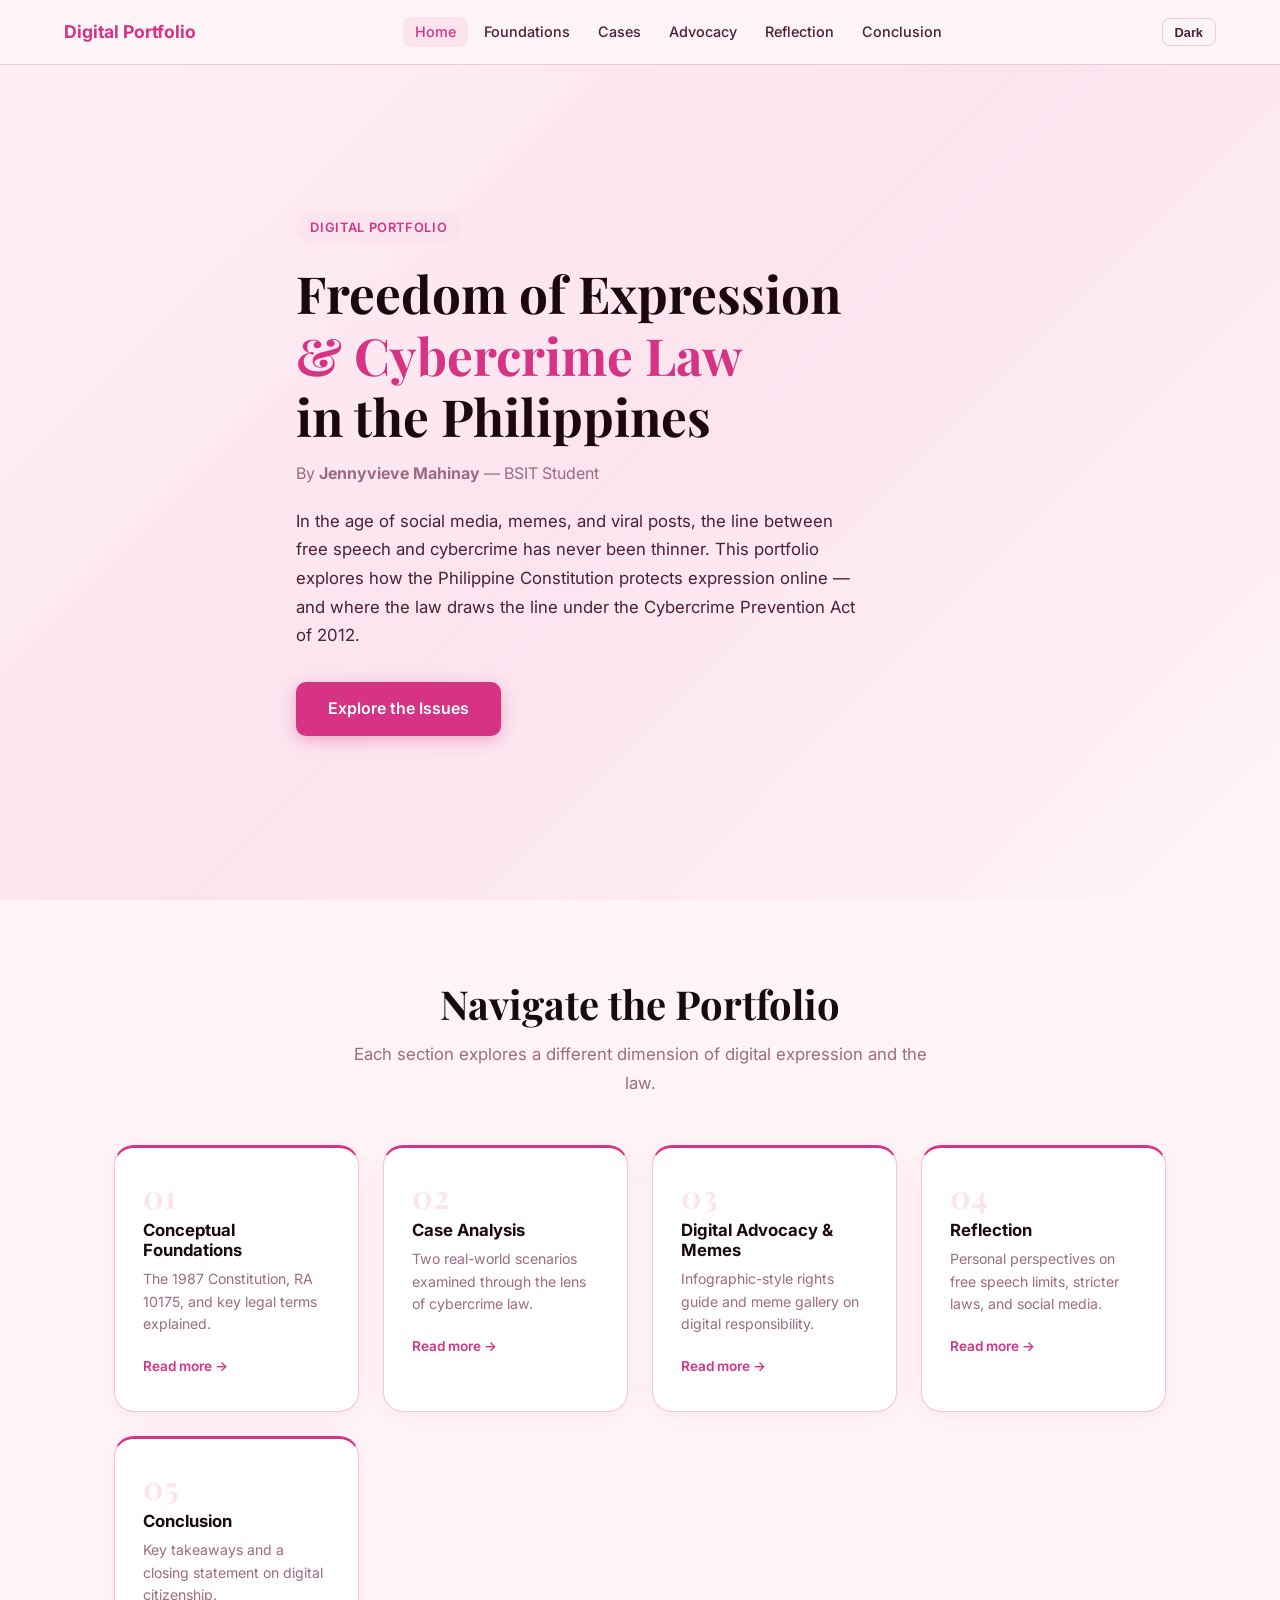
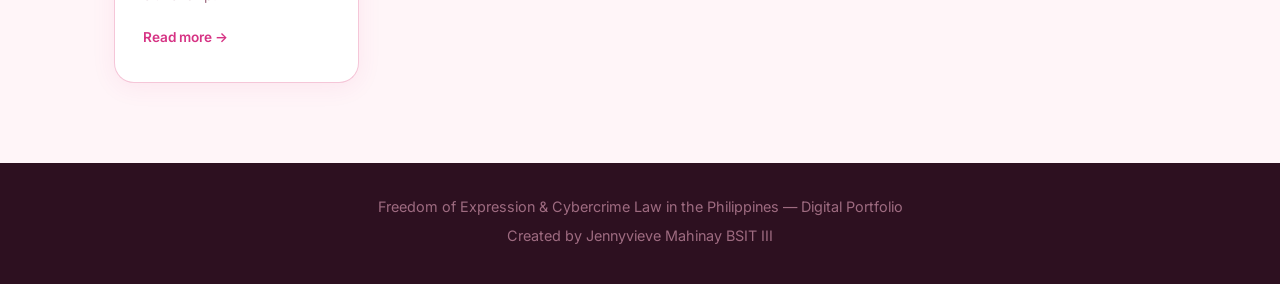
<file: index.html>
<!DOCTYPE html>
<html lang="en">
<head>
  <meta charset="UTF-8" />
  <meta name="viewport" content="width=device-width, initial-scale=1.0" />
  <title>Home | Digital Portfolio</title>
  <link rel="stylesheet" href="style.css" />
  <link href="https://fonts.googleapis.com/css2?family=Inter:wght@300;400;500;600;700&family=Playfair+Display:wght@700&display=swap" rel="stylesheet" />
</head>
<body>

  <!-- NAVIGATION -->
  <nav id="navbar">
    <div class="nav-container">
      <a href="index.html" class="nav-logo">Digital Portfolio</a>
      <button class="hamburger" id="hamburger" aria-label="Toggle menu">
        <span></span><span></span><span></span>
      </button>
      <ul class="nav-links" id="nav-links">
        <li><a href="index.html" class="active">Home</a></li>
        <li><a href="foundations.html">Foundations</a></li>
        <li><a href="cases.html">Cases</a></li>
        <li><a href="advocacy.html">Advocacy</a></li>
        <li><a href="reflection.html">Reflection</a></li>
        <li><a href="conclusion.html">Conclusion</a></li>
      </ul>
      <button class="dark-toggle" id="darkToggle">Dark</button>
    </div>
  </nav>

  <!-- HERO -->
  <section class="hero">
    <div class="hero-content fade-in">
      <span class="badge">Digital Portfolio</span>
      <h1 class="hero-title">Freedom of Expression<br /><span class="accent">&amp; Cybercrime Law</span><br />in the Philippines</h1>
      <p class="hero-sub">By <strong>Jennyvieve Mahinay</strong> &mdash; BSIT Student</p>
      <p class="hero-intro">
        In the age of social media, memes, and viral posts, the line between free speech and cybercrime
        has never been thinner. This portfolio explores how the Philippine Constitution protects expression
        online — and where the law draws the line under the Cybercrime Prevention Act of 2012.
      </p>
      <a href="foundations.html" class="btn-primary">Explore the Issues</a>
    </div>
    <div class="hero-visual" aria-hidden="true">
    </div>
  </section>

  <!-- PAGE CARDS -->
  <section class="section">
    <div class="container">
      <h2 class="section-title fade-in">Navigate the Portfolio</h2>
      <p class="section-sub fade-in">Each section explores a different dimension of digital expression and the law.</p>
      <div class="page-cards-grid">

        <a href="foundations.html" class="page-card fade-in">
          <div class="page-card-num">01</div>
          <h3>Conceptual Foundations</h3>
          <p>The 1987 Constitution, RA 10175, and key legal terms explained.</p>
          <span class="page-card-link">Read more &rarr;</span>
        </a>

        <a href="cases.html" class="page-card fade-in">
          <div class="page-card-num">02</div>
          <h3>Case Analysis</h3>
          <p>Two real-world scenarios examined through the lens of cybercrime law.</p>
          <span class="page-card-link">Read more &rarr;</span>
        </a>

        <a href="advocacy.html" class="page-card fade-in">
          <div class="page-card-num">03</div>
          <h3>Digital Advocacy &amp; Memes</h3>
          <p>Infographic-style rights guide and meme gallery on digital responsibility.</p>
          <span class="page-card-link">Read more &rarr;</span>
        </a>

        <a href="reflection.html" class="page-card fade-in">
          <div class="page-card-num">04</div>
          <h3>Reflection</h3>
          <p>Personal perspectives on free speech limits, stricter laws, and social media.</p>
          <span class="page-card-link">Read more &rarr;</span>
        </a>

        <a href="conclusion.html" class="page-card fade-in">
          <div class="page-card-num">05</div>
          <h3>Conclusion</h3>
          <p>Key takeaways and a closing statement on digital citizenship.</p>
          <span class="page-card-link">Read more &rarr;</span>
        </a>

      </div>
    </div>
  </section>

  <!-- FOOTER -->
  <footer class="footer">
    <div class="container">
      <p>Freedom of Expression &amp; Cybercrime Law in the Philippines &mdash; Digital Portfolio</p>
      <p>Created by Jennyvieve Mahinay BSIT III</p>
    </div>
  </footer>

  <script src="script.js"></script>
</body>
</html>
</file>
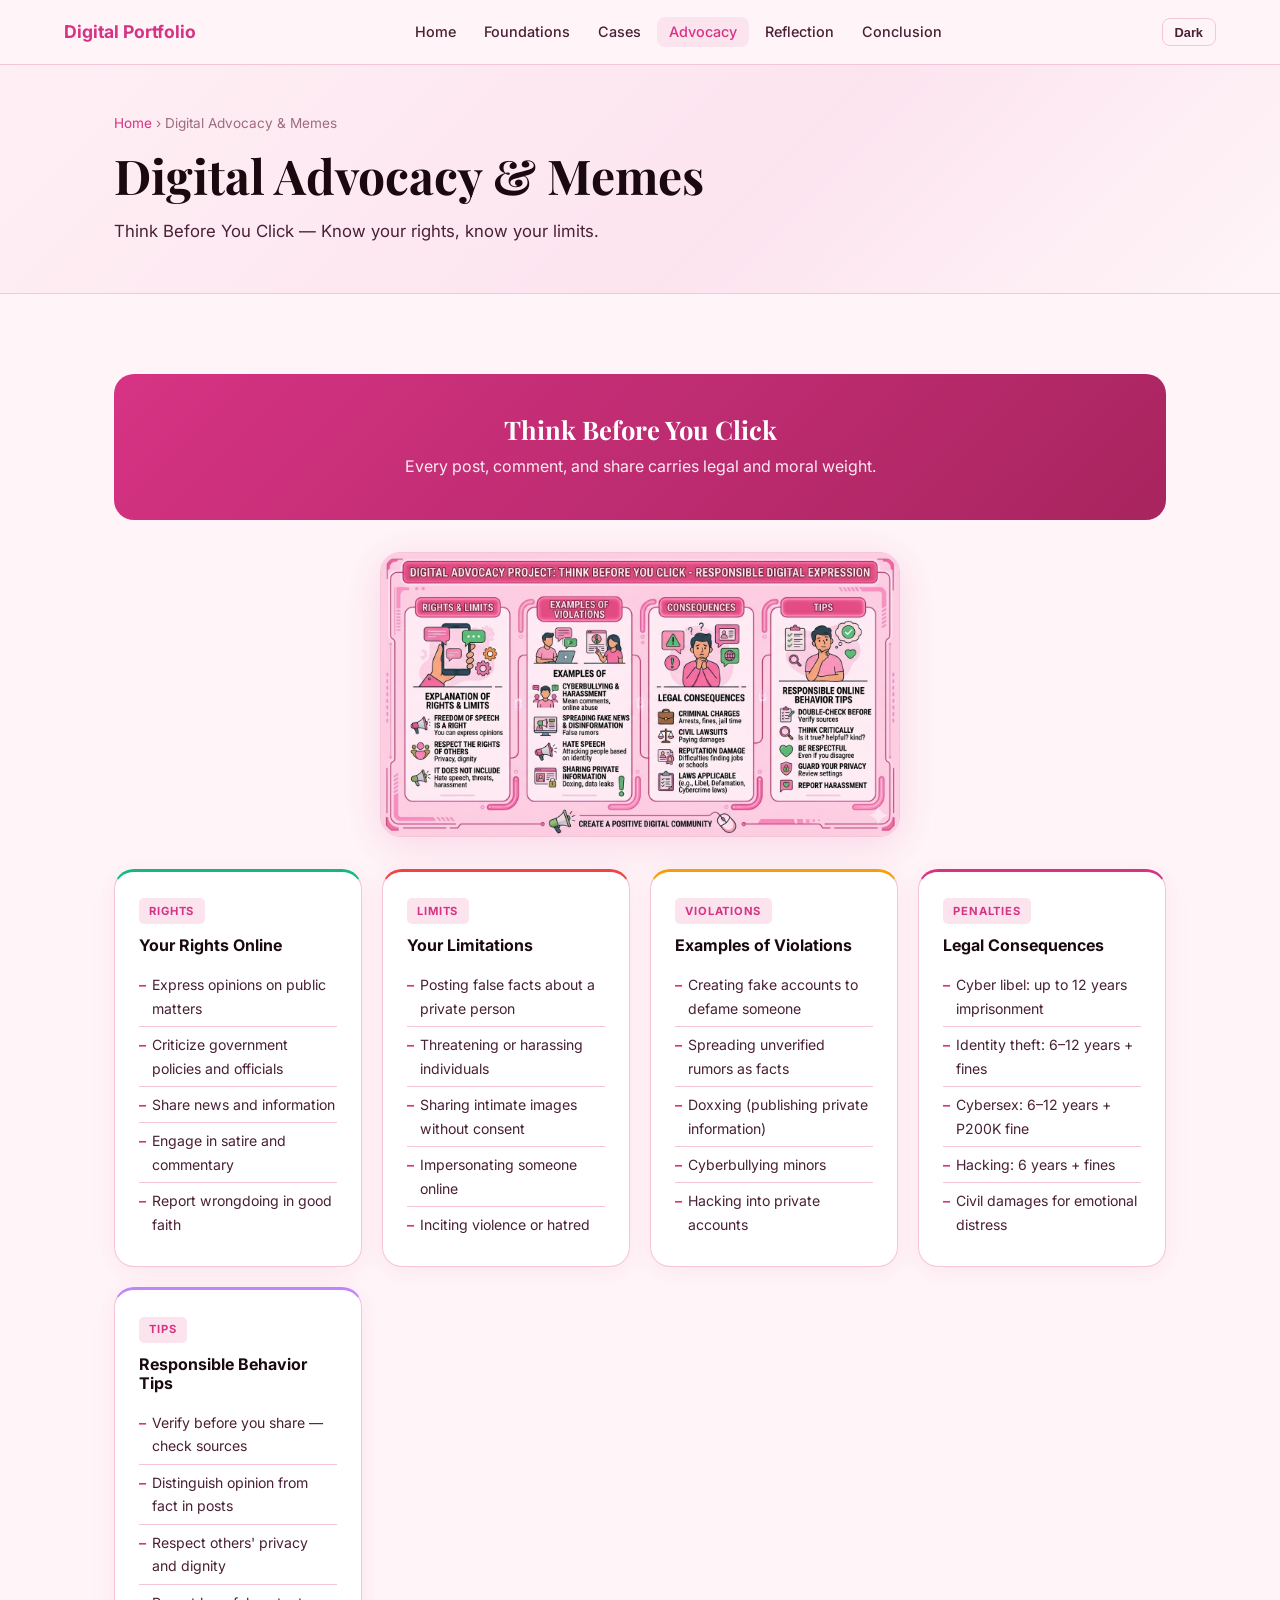
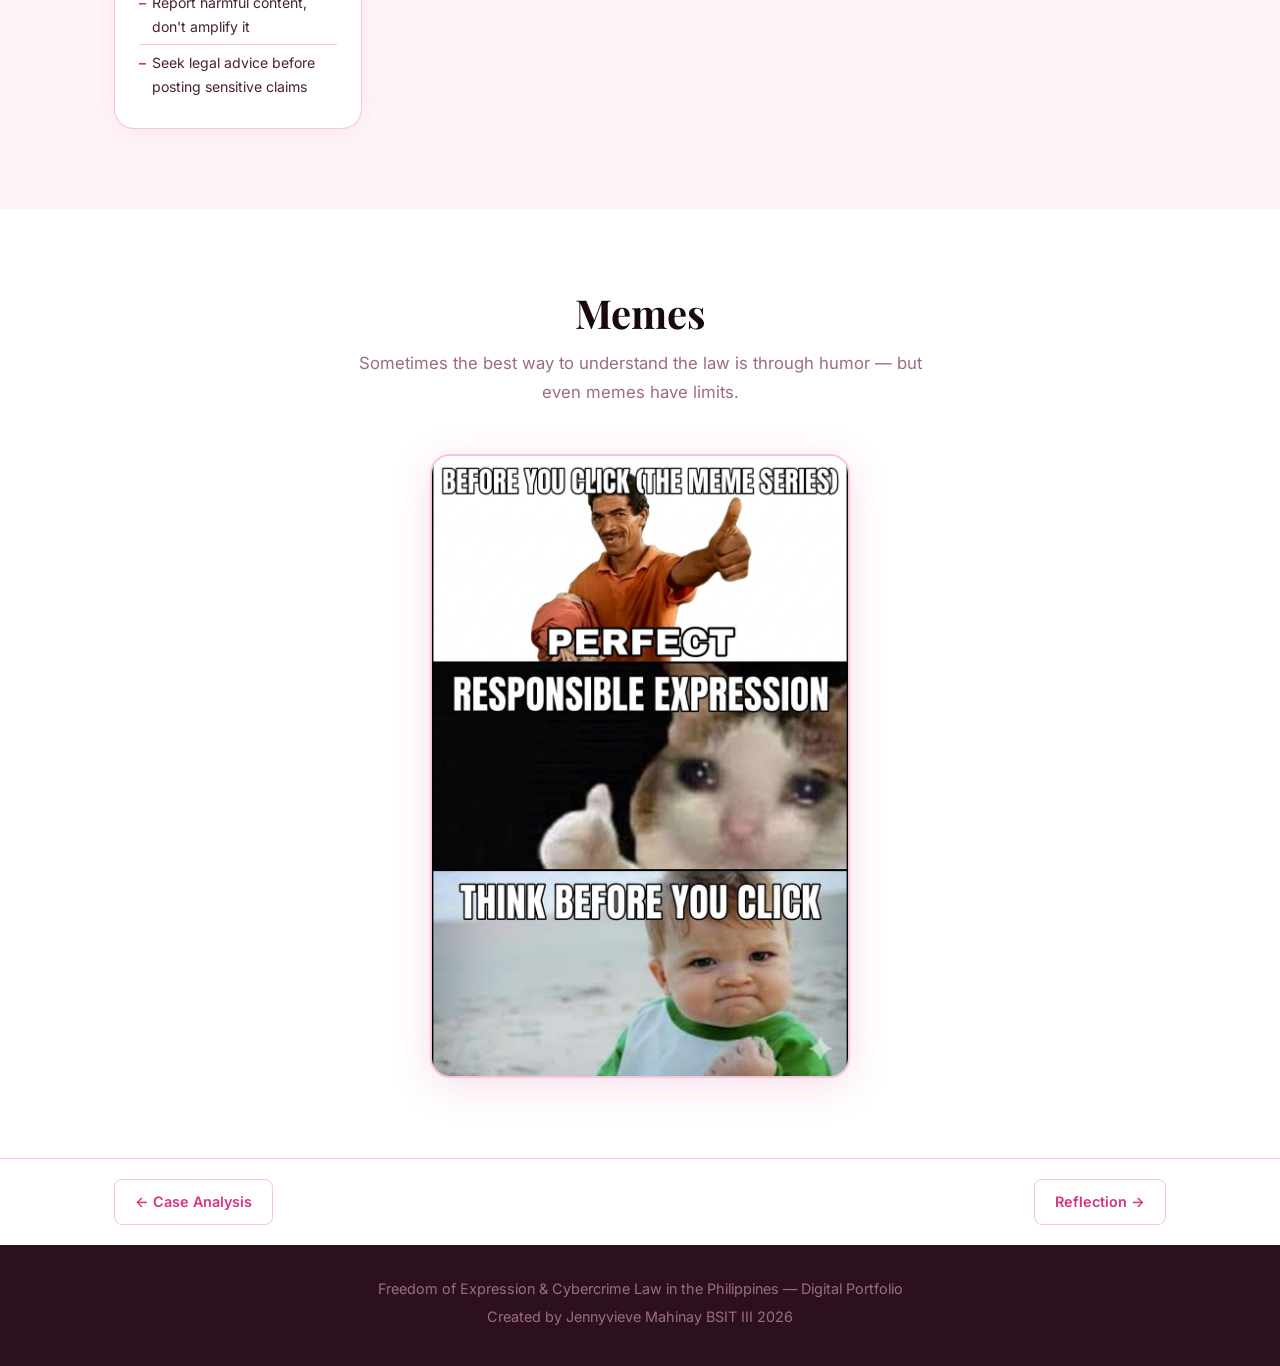
<file: advocacy.html>
<!DOCTYPE html>
<html lang="en">
<head>
  <meta charset="UTF-8" />
  <meta name="viewport" content="width=device-width, initial-scale=1.0" />
  <title>Digital Advocacy & Memes | FreeExpression PH</title>
  <link rel="stylesheet" href="style.css" />
  <link href="https://fonts.googleapis.com/css2?family=Inter:wght@300;400;500;600;700&family=Playfair+Display:wght@700&display=swap" rel="stylesheet" />
</head>
<body>

  <!-- NAVIGATION -->
  <nav id="navbar">
    <div class="nav-container">
      <a href="index.html" class="nav-logo">Digital Portfolio</a>
      <button class="hamburger" id="hamburger" aria-label="Toggle menu">
        <span></span><span></span><span></span>
      </button>
      <ul class="nav-links" id="nav-links">
        <li><a href="index.html">Home</a></li>
        <li><a href="foundations.html">Foundations</a></li>
        <li><a href="cases.html">Cases</a></li>
        <li><a href="advocacy.html" class="active">Advocacy</a></li>
        <li><a href="reflection.html">Reflection</a></li>
        <li><a href="conclusion.html">Conclusion</a></li>
      </ul>
      <button class="dark-toggle" id="darkToggle">Dark</button>
    </div>
  </nav>

  <!-- PAGE HERO -->
  <div class="page-hero">
    <div class="container">
      <div class="breadcrumb fade-in"><a href="index.html">Home</a> &rsaquo; Digital Advocacy &amp; Memes</div>
      <h1 class="page-hero-title fade-in">Digital Advocacy &amp; Memes</h1>
      <p class="page-hero-sub fade-in">Think Before You Click — Know your rights, know your limits.</p>
    </div>
  </div>

  <!-- DIGITAL ADVOCACY -->
  <section class="section">
    <div class="container">

      <div class="advocacy-banner fade-in">
        <h3>Think Before You Click</h3>
        <p>Every post, comment, and share carries legal and moral weight.</p>
      </div>

      <!-- Advocacy Image -->
      <div class="advocacy-images fade-in">
        <div class="advocacy-img-card">
          <img src="imahe/advocacy.png" alt="Think Before You Click — Digital Advocacy" />
        </div>
      </div>

      <div class="advocacy-grid">
        <div class="advocacy-card rights fade-in">
          <div class="adv-label">Rights</div>
          <h4>Your Rights Online</h4>
          <ul>
            <li>Express opinions on public matters</li>
            <li>Criticize government policies and officials</li>
            <li>Share news and information</li>
            <li>Engage in satire and commentary</li>
            <li>Report wrongdoing in good faith</li>
          </ul>
        </div>

        <div class="advocacy-card limits fade-in">
          <div class="adv-label">Limits</div>
          <h4>Your Limitations</h4>
          <ul>
            <li>Posting false facts about a private person</li>
            <li>Threatening or harassing individuals</li>
            <li>Sharing intimate images without consent</li>
            <li>Impersonating someone online</li>
            <li>Inciting violence or hatred</li>
          </ul>
        </div>

        <div class="advocacy-card violations fade-in">
          <div class="adv-label">Violations</div>
          <h4>Examples of Violations</h4>
          <ul>
            <li>Creating fake accounts to defame someone</li>
            <li>Spreading unverified rumors as facts</li>
            <li>Doxxing (publishing private information)</li>
            <li>Cyberbullying minors</li>
            <li>Hacking into private accounts</li>
          </ul>
        </div>

        <div class="advocacy-card consequences fade-in">
          <div class="adv-label">Penalties</div>
          <h4>Legal Consequences</h4>
          <ul>
            <li>Cyber libel: up to 12 years imprisonment</li>
            <li>Identity theft: 6–12 years + fines</li>
            <li>Cybersex: 6–12 years + P200K fine</li>
            <li>Hacking: 6 years + fines</li>
            <li>Civil damages for emotional distress</li>
          </ul>
        </div>

        <div class="advocacy-card tips fade-in">
          <div class="adv-label">Tips</div>
          <h4>Responsible Behavior Tips</h4>
          <ul>
            <li>Verify before you share — check sources</li>
            <li>Distinguish opinion from fact in posts</li>
            <li>Respect others' privacy and dignity</li>
            <li>Report harmful content, don't amplify it</li>
            <li>Seek legal advice before posting sensitive claims</li>
          </ul>
        </div>
      </div>
    </div>
  </section>

  <!-- MEME SECTION -->
  <section class="section section-alt">
    <div class="container">
      <h2 class="section-title fade-in">Memes</h2>
      <p class="section-sub fade-in">Sometimes the best way to understand the law is through humor — but even memes have limits.</p>

      <div class="meme-img-grid">
        <div class="meme-img-card fade-in">
          <img src="imahe/memes.png" alt="Before You Click meme series — Responsible Expression, Think Before You Click" />
        </div>
      </div>
    </div>
  </section>

  <!-- PAGE NAV -->
  <div class="page-nav-bar">
    <div class="container">
      <a href="cases.html" class="page-nav-btn prev">&larr; Case Analysis</a>
      <a href="reflection.html" class="page-nav-btn next">Reflection &rarr;</a>
    </div>
  </div>

  <!-- FOOTER -->
 <footer class="footer">
    <div class="container">
      <p>Freedom of Expression &amp; Cybercrime Law in the Philippines &mdash; Digital Portfolio</p>
      <p>Created by Jennyvieve Mahinay BSIT III 2026</p>
    </div>
  </footer>

  <script src="script.js"></script>
</body>
</html>
</file>
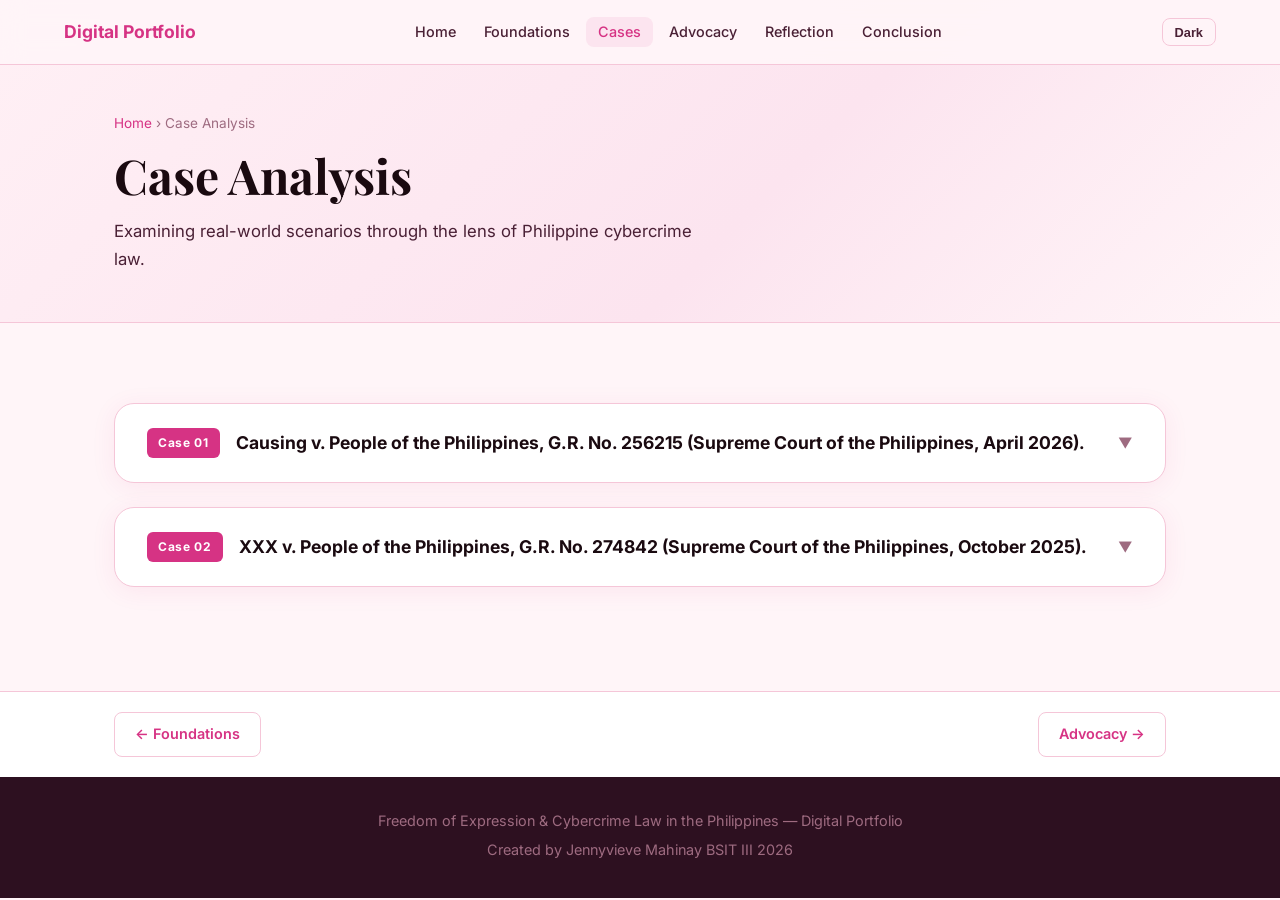
<file: cases.html>
<!DOCTYPE html>
<html lang="en">
<head>
  <meta charset="UTF-8" />
  <meta name="viewport" content="width=device-width, initial-scale=1.0" />
  <title>Case Analysis | Digital Portfolio</title>
  <link rel="stylesheet" href="style.css" />
  <link href="https://fonts.googleapis.com/css2?family=Inter:wght@300;400;500;600;700&family=Playfair+Display:wght@700&display=swap" rel="stylesheet" />
</head>
<body>

  <!-- NAVIGATION -->
  <nav id="navbar">
    <div class="nav-container">
      <a href="index.html" class="nav-logo">Digital Portfolio</a>
      <button class="hamburger" id="hamburger" aria-label="Toggle menu">
        <span></span><span></span><span></span>
      </button>
      <ul class="nav-links" id="nav-links">
        <li><a href="index.html">Home</a></li>
        <li><a href="foundations.html">Foundations</a></li>
        <li><a href="cases.html" class="active">Cases</a></li>
        <li><a href="advocacy.html">Advocacy</a></li>
        <li><a href="reflection.html">Reflection</a></li>
        <li><a href="conclusion.html">Conclusion</a></li>
      </ul>
      <button class="dark-toggle" id="darkToggle">Dark</button>
    </div>
  </nav>

  <!-- PAGE HERO -->
  <div class="page-hero">
    <div class="container">
      <div class="breadcrumb fade-in"><a href="index.html">Home</a> &rsaquo; Case Analysis</div>
      <h1 class="page-hero-title fade-in">Case Analysis</h1>
      <p class="page-hero-sub fade-in">Examining real-world scenarios through the lens of Philippine cybercrime law.</p>
    </div>
  </div>

  <!-- CONTENT -->
  <section class="section">
    <div class="container">

      <!-- Case 1 -->
      <div class="case-card fade-in">
        <div class="case-header" onclick="toggleCase('case1')" role="button" tabindex="0" aria-expanded="false" aria-controls="case1">
          <div class="case-header-left">
            <span class="case-number">Case 01</span>
            <h3>Causing v. People of the Philippines, G.R. No. 256215 (Supreme Court of the Philippines, April 2026).</h3>
          </div>
          <span class="case-toggle-icon" id="icon-case1">&#9660;</span>
        </div>
        <div class="case-body" id="case1">
          <div class="case-grid">
            <div class="case-block">
              <h4>Scenario</h4>
              <p>
                Berteni "Toto" Causing, a lawyer and vlogger, was charged with two counts of cyber libel for Facebook posts made in 2019 regarding a local official. The case moved slowly, leading to a legal debate over how long the government has to file such charges before they "expire."
              </p>
            </div>
            <div class="case-block">
              <h4>Legal Issues</h4>
              <ul>
                <li>Does cyber libel prescribe (expire) in 15 years, as previously suggested by some lower courts, or 1 year, similar to traditional libel?</li>
              </ul>
            </div>
            <div class="case-block">
              <h4>Analysis</h4>
              <p><strong>Protected or Punishable?</strong><br />
               Punishable if the elements of libel are met, but the case focused on the procedural timeline. The Court emphasized that while digital reach is vast, it should not subject a person to a "sword of Damocles" hanging over them for 15 years.
              </p>
              <p><strong>Was the law applied correctly?</strong><br />
                The Supreme Court ruled that the one-year prescriptive period for traditional libel in the Revised Penal Code applies to cyber libel. This corrected previous confusion, ensuring that the higher penalty of cybercrime does not automatically extend the time to file a case.
              </p>
            </div>
            <div class="case-block verdict protected">
              <h4>Personal Judgment</h4>
              <p>
                This is a win for due process. A 15-year window for a Facebook post would be oppressive; a one-year limit forces complainants to act quickly, which is fairer in the fast-paced digital world.
              </p>
              <span class="verdict-badge protected-badge">Likely Protected Speech</span>
            </div>
          </div>
        </div>
      </div>

      <!-- Case 2 -->
      <div class="case-card fade-in">
        <div class="case-header" onclick="toggleCase('case2')" role="button" tabindex="0" aria-expanded="false" aria-controls="case2">
          <div class="case-header-left">
            <span class="case-number">Case 02</span>
            <h3>XXX v. People of the Philippines, G.R. No. 274842 (Supreme Court of the Philippines, October 2025).</h3>
          </div>
          <span class="case-toggle-icon" id="icon-case2">&#9660;</span>
        </div>
        <div class="case-body" id="case2">
          <div class="case-grid">
            <div class="case-block">
              <h4>Scenario</h4>
              <p>
                An individual was accused of violating the VAWC (Violence Against Women and Their Children) Act through digital means. The accused argued that the prosecution could not definitively prove they were the one behind the computer screen when the derogatory Facebook posts were made.
              </p>
            </div>
            <div class="case-block">
              <h4>Legal Issues</h4>
              <ul>
                <li>How does the court prove the "identity" of an anonymous or pseudonymous social media user?</li>
              </ul>
            </div>
            <div class="case-block">
              <h4>Analysis</h4>
              <p><strong>Protected or Punishable?</strong><br />
                Punishable. The Court ruled that digital harassment or psychological violence via social media is not protected speech.
              </p>
              <p><strong>Was the law applied correctly?</strong><br />
                Yes. The Court established a "circumstantial evidence" framework. Even if there is no "smoking gun" (like a confession), if the post uses language only the accused would use, or contains private info known only to them, it is enough to prove identity.
              </p>
            </div>
            <div class="case-block verdict punishable">
              <h4>Personal Judgment</h4>
              <p>
                This sets a critical precedent. It prevents "keyboard warriors" from hiding behind the excuse of "someone else used my account," holding people accountable for the digital footprints they leave.
              </p>
              <span class="verdict-badge punishable-badge">Punishable Under RA 10175</span>
            </div>
          </div>
        </div>
      </div>

    </div>
  </section>

  <!-- PAGE NAV -->
  <div class="page-nav-bar">
    <div class="container">
      <a href="foundations.html" class="page-nav-btn prev">&larr; Foundations</a>
      <a href="advocacy.html" class="page-nav-btn next">Advocacy &rarr;</a>
    </div>
  </div>

  <!-- FOOTER -->
  <footer class="footer">
    <div class="container">
      <p>Freedom of Expression &amp; Cybercrime Law in the Philippines &mdash; Digital Portfolio</p>
      <p>Created by Jennyvieve Mahinay BSIT III 2026</p>
    </div>
  </footer>

  <script src="script.js"></script>
</body>
</html>
</file>
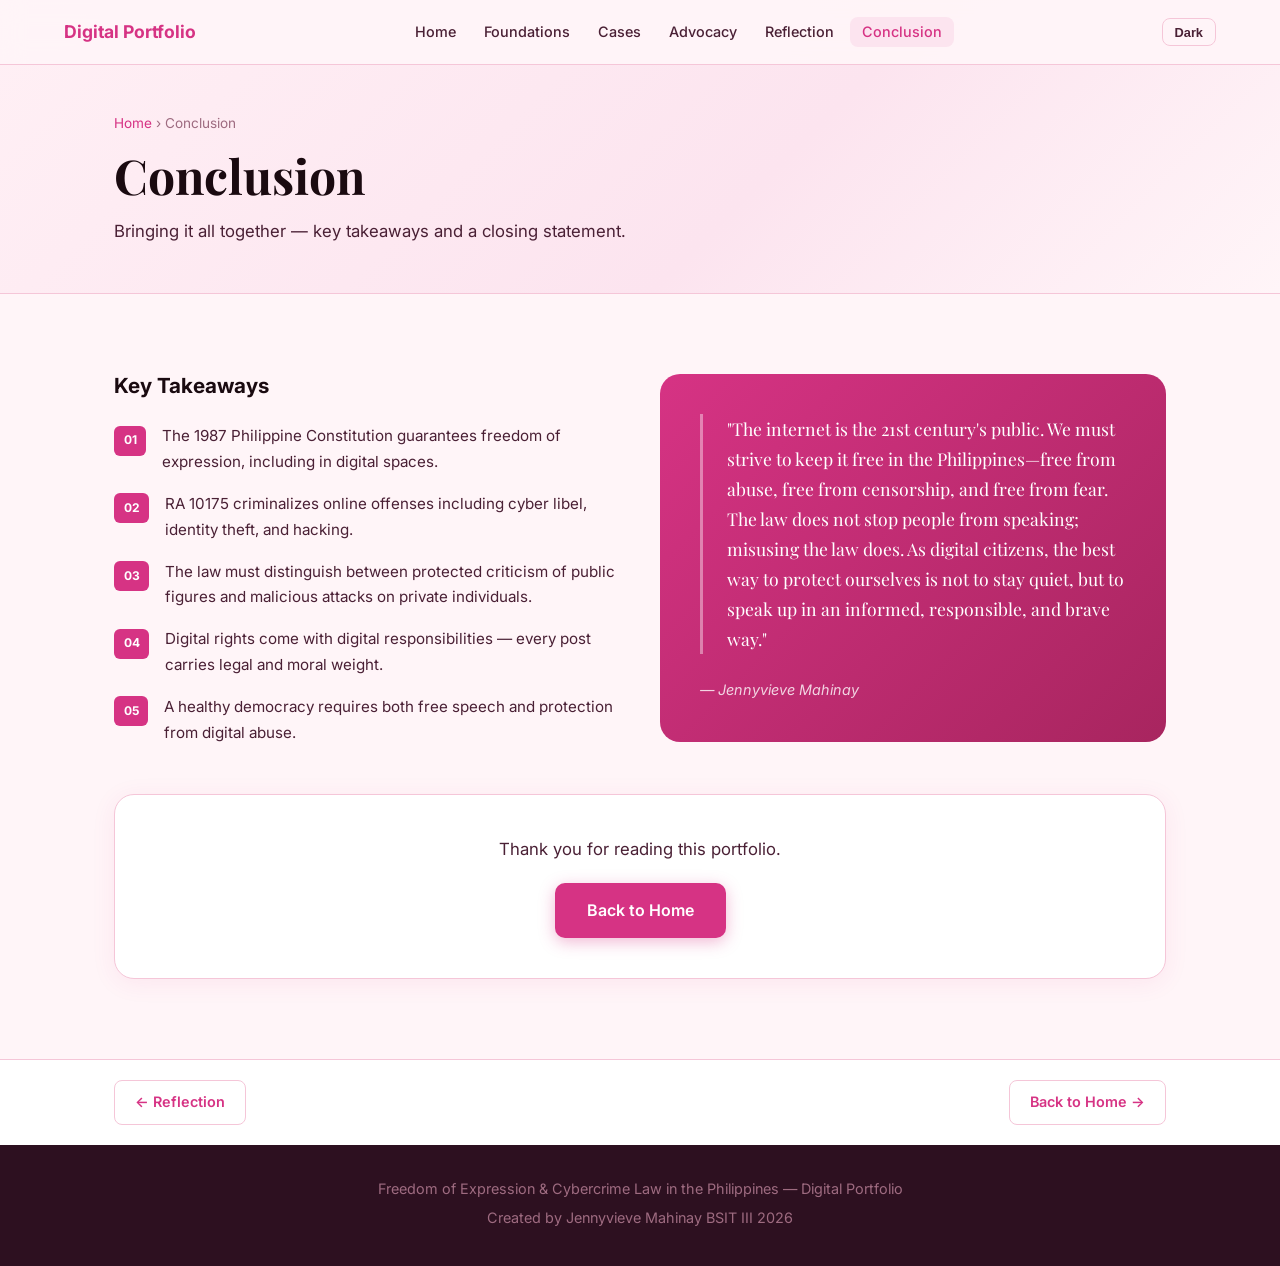
<file: conclusion.html>
<!DOCTYPE html>
<html lang="en">
<head>
  <meta charset="UTF-8" />
  <meta name="viewport" content="width=device-width, initial-scale=1.0" />
  <title>Conclusion | Digital Portfolio</title>
  <link rel="stylesheet" href="style.css" />
  <link href="https://fonts.googleapis.com/css2?family=Inter:wght@300;400;500;600;700&family=Playfair+Display:wght@700&display=swap" rel="stylesheet" />
</head>
<body>

  <!-- NAVIGATION -->
  <nav id="navbar">
    <div class="nav-container">
      <a href="index.html" class="nav-logo">Digital Portfolio</a>
      <button class="hamburger" id="hamburger" aria-label="Toggle menu">
        <span></span><span></span><span></span>
      </button>
      <ul class="nav-links" id="nav-links">
        <li><a href="index.html">Home</a></li>
        <li><a href="foundations.html">Foundations</a></li>
        <li><a href="cases.html">Cases</a></li>
        <li><a href="advocacy.html">Advocacy</a></li>
        <li><a href="reflection.html">Reflection</a></li>
        <li><a href="conclusion.html" class="active">Conclusion</a></li>
      </ul>
      <button class="dark-toggle" id="darkToggle">Dark</button>
    </div>
  </nav>

  <!-- PAGE HERO -->
  <div class="page-hero">
    <div class="container">
      <div class="breadcrumb fade-in"><a href="index.html">Home</a> &rsaquo; Conclusion</div>
      <h1 class="page-hero-title fade-in">Conclusion</h1>
      <p class="page-hero-sub fade-in">Bringing it all together — key takeaways and a closing statement.</p>
    </div>
  </div>

  <!-- CONTENT -->
  <section class="section">
    <div class="container">
      <div class="conclusion-content fade-in">

        <div class="conclusion-summary">
          <h3>Key Takeaways</h3>
          <div class="takeaway-list">
            <div class="takeaway">
              <span class="takeaway-num">01</span>
              <p>The 1987 Philippine Constitution guarantees freedom of expression, including in digital spaces.</p>
            </div>
            <div class="takeaway">
              <span class="takeaway-num">02</span>
              <p>RA 10175 criminalizes online offenses including cyber libel, identity theft, and hacking.</p>
            </div>
            <div class="takeaway">
              <span class="takeaway-num">03</span>
              <p>The law must distinguish between protected criticism of public figures and malicious attacks on private individuals.</p>
            </div>
            <div class="takeaway">
              <span class="takeaway-num">04</span>
              <p>Digital rights come with digital responsibilities — every post carries legal and moral weight.</p>
            </div>
            <div class="takeaway">
              <span class="takeaway-num">05</span>
              <p>A healthy democracy requires both free speech and protection from digital abuse.</p>
            </div>
          </div>
        </div>

        <div class="closing-statement">
          <blockquote>
            "The internet is the 21st century's public. We must strive to keep it free in the Philippines—free from abuse, free from censorship, and free from fear. The law does not stop people from speaking; misusing the law does. As digital citizens, the best way to protect ourselves is not to stay quiet, but to speak up in an informed, responsible, and brave way."
          </blockquote>
          <p class="closing-author">— Jennyvieve Mahinay</p>
        </div>

      </div>

      <!-- Back to start -->
      <div class="back-home fade-in">
        <p>Thank you for reading this portfolio.</p>
        <a href="index.html" class="btn-primary">Back to Home</a>
      </div>
    </div>
  </section>

  <!-- PAGE NAV -->
  <div class="page-nav-bar">
    <div class="container">
      <a href="reflection.html" class="page-nav-btn prev">&larr; Reflection</a>
      <a href="index.html" class="page-nav-btn next">Back to Home &rarr;</a>
    </div>
  </div>

  <!-- FOOTER -->
 <footer class="footer">
    <div class="container">
      <p>Freedom of Expression &amp; Cybercrime Law in the Philippines &mdash; Digital Portfolio</p>
      <p>Created by Jennyvieve Mahinay BSIT III 2026</p>
    </div>
  </footer>

  <script src="script.js"></script>
</body>
</html>
</file>
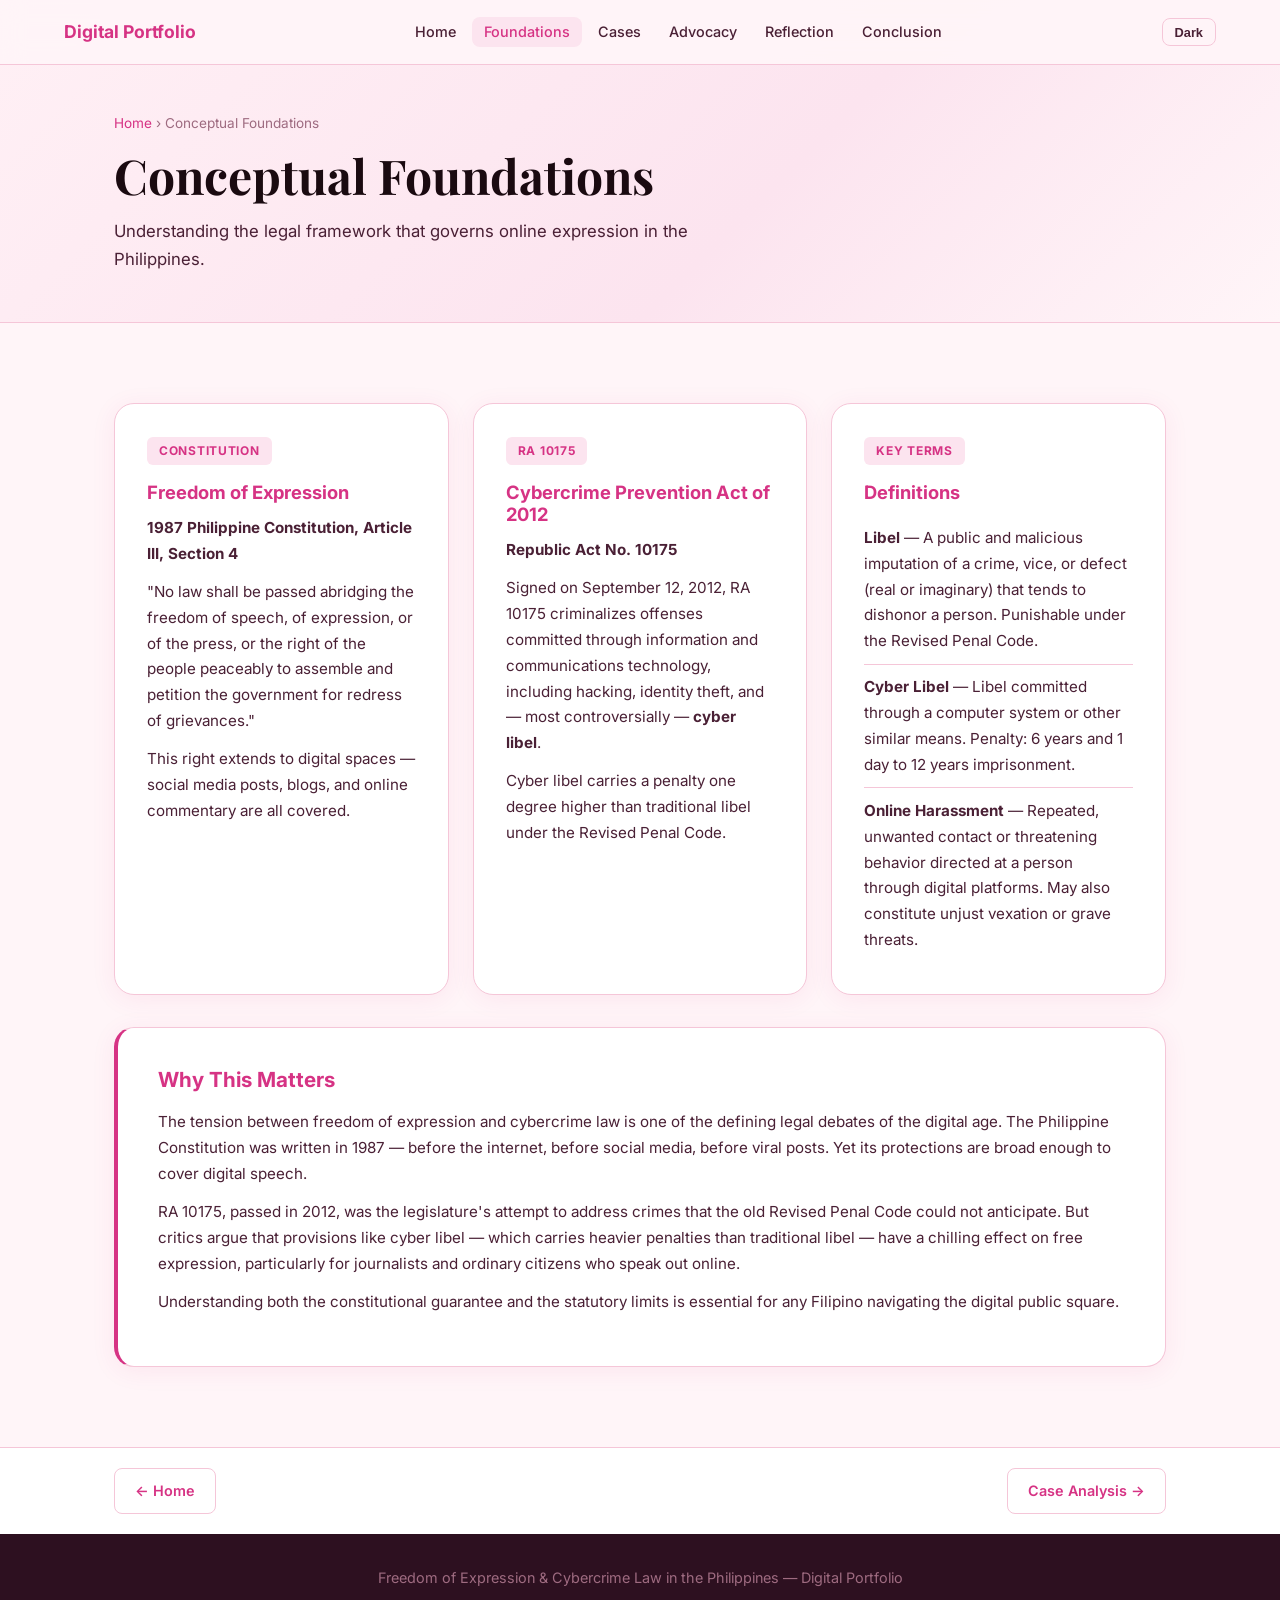
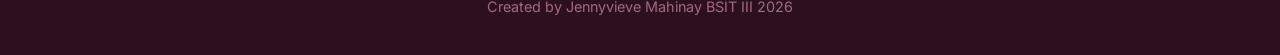
<file: foundations.html>
<!DOCTYPE html>
<html lang="en">
<head>
  <meta charset="UTF-8" />
  <meta name="viewport" content="width=device-width, initial-scale=1.0" />
  <title>Conceptual Foundations | Digital Portfolio</title>
  <link rel="stylesheet" href="style.css" />
  <link href="https://fonts.googleapis.com/css2?family=Inter:wght@300;400;500;600;700&family=Playfair+Display:wght@700&display=swap" rel="stylesheet" />
</head>
<body>

  <!-- NAVIGATION -->
  <nav id="navbar">
    <div class="nav-container">
      <a href="index.html" class="nav-logo">Digital Portfolio</a>
      <button class="hamburger" id="hamburger" aria-label="Toggle menu">
        <span></span><span></span><span></span>
      </button>
      <ul class="nav-links" id="nav-links">
        <li><a href="index.html">Home</a></li>
        <li><a href="foundations.html" class="active">Foundations</a></li>
        <li><a href="cases.html">Cases</a></li>
        <li><a href="advocacy.html">Advocacy</a></li>
        <li><a href="reflection.html">Reflection</a></li>
        <li><a href="conclusion.html">Conclusion</a></li>
      </ul>
      <button class="dark-toggle" id="darkToggle">Dark</button>
    </div>
  </nav>

  <!-- PAGE HERO -->
  <div class="page-hero">
    <div class="container">
      <div class="breadcrumb fade-in"><a href="index.html">Home</a> &rsaquo; Conceptual Foundations</div>
      <h1 class="page-hero-title fade-in">Conceptual Foundations</h1>
      <p class="page-hero-sub fade-in">Understanding the legal framework that governs online expression in the Philippines.</p>
    </div>
  </div>

  <!-- CONTENT -->
  <section class="section">
    <div class="container">
      <div class="cards-grid">

        <div class="card fade-in">
          <div class="card-icon-label">Constitution</div>
          <h3>Freedom of Expression</h3>
          <p><strong>1987 Philippine Constitution, Article III, Section 4</strong></p>
          <p>
            "No law shall be passed abridging the freedom of speech, of expression, or of the press,
            or the right of the people peaceably to assemble and petition the government for redress of grievances."
          </p>
          <p>This right extends to digital spaces — social media posts, blogs, and online commentary are all covered.</p>
        </div>

        <div class="card fade-in">
          <div class="card-icon-label">RA 10175</div>
          <h3>Cybercrime Prevention Act of 2012</h3>
          <p><strong>Republic Act No. 10175</strong></p>
          <p>
            Signed on September 12, 2012, RA 10175 criminalizes offenses committed through information and
            communications technology, including hacking, identity theft, and — most controversially —
            <strong>cyber libel</strong>.
          </p>
          <p>Cyber libel carries a penalty one degree higher than traditional libel under the Revised Penal Code.</p>
        </div>

        <div class="card fade-in">
          <div class="card-icon-label">Key Terms</div>
          <h3>Definitions</h3>
          <ul class="key-terms">
            <li>
              <strong>Libel</strong> — A public and malicious imputation of a crime, vice, or defect
              (real or imaginary) that tends to dishonor a person. Punishable under the Revised Penal Code.
            </li>
            <li>
              <strong>Cyber Libel</strong> — Libel committed through a computer system or other similar means.
              Penalty: 6 years and 1 day to 12 years imprisonment.
            </li>
            <li>
              <strong>Online Harassment</strong> — Repeated, unwanted contact or threatening behavior
              directed at a person through digital platforms. May also constitute unjust vexation or grave threats.
            </li>
          </ul>
        </div>

      </div>

      <!-- Extra detail block -->
      <div class="detail-block fade-in">
        <h2>Why This Matters</h2>
        <p>
          The tension between freedom of expression and cybercrime law is one of the defining legal debates
          of the digital age. The Philippine Constitution was written in 1987 — before the internet, before
          social media, before viral posts. Yet its protections are broad enough to cover digital speech.
        </p>
        <p>
          RA 10175, passed in 2012, was the legislature's attempt to address crimes that the old Revised
          Penal Code could not anticipate. But critics argue that provisions like cyber libel — which
          carries heavier penalties than traditional libel — have a chilling effect on free expression,
          particularly for journalists and ordinary citizens who speak out online.
        </p>
        <p>
          Understanding both the constitutional guarantee and the statutory limits is essential for any
          Filipino navigating the digital public square.
        </p>
      </div>
    </div>
  </section>

  <!-- PAGE NAV -->
  <div class="page-nav-bar">
    <div class="container">
      <a href="index.html" class="page-nav-btn prev">&larr; Home</a>
      <a href="cases.html" class="page-nav-btn next">Case Analysis &rarr;</a>
    </div>
  </div>

  <!-- FOOTER -->
  <footer class="footer">
    <div class="container">
      <p>Freedom of Expression &amp; Cybercrime Law in the Philippines &mdash; Digital Portfolio</p>
      <p>Created by Jennyvieve Mahinay BSIT III 2026</p>
    </div>
  </footer>

  <script src="script.js"></script>
</body>
</html>
</file>
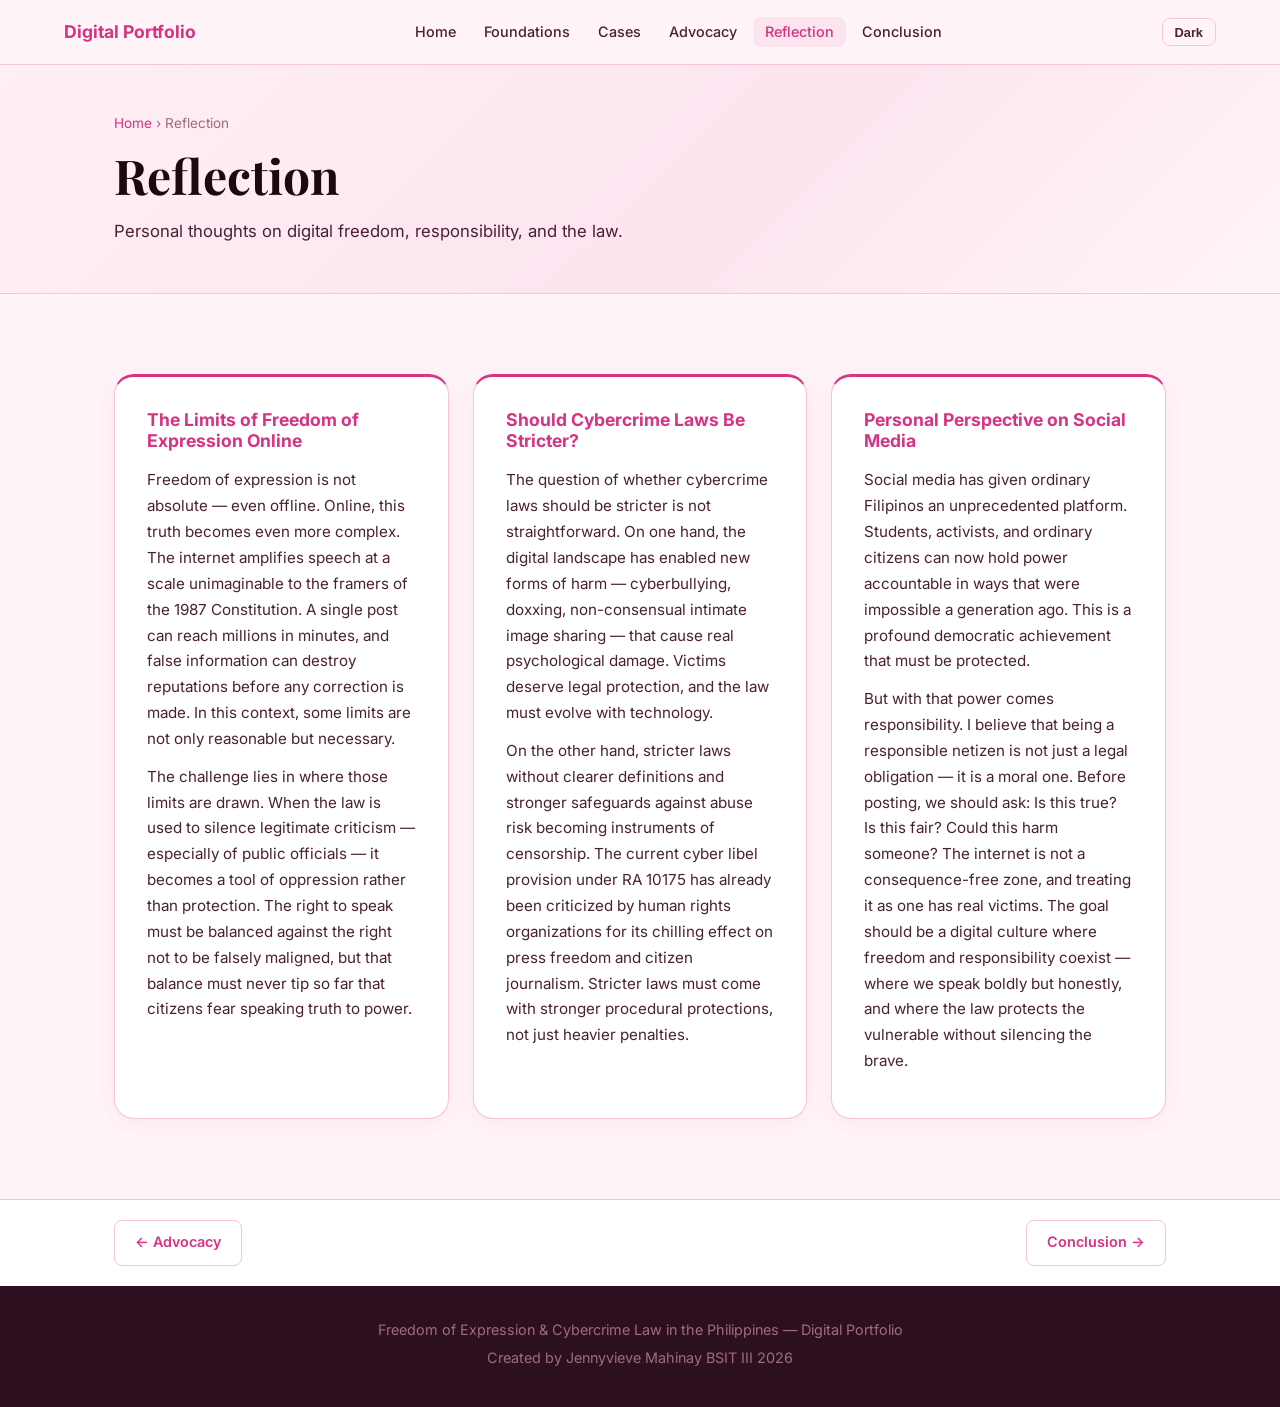
<file: reflection.html>
<!DOCTYPE html>
<html lang="en">
<head>
  <meta charset="UTF-8" />
  <meta name="viewport" content="width=device-width, initial-scale=1.0" />
  <title>Reflection | Digital Portfolio</title>
  <link rel="stylesheet" href="style.css" />
  <link href="https://fonts.googleapis.com/css2?family=Inter:wght@300;400;500;600;700&family=Playfair+Display:wght@700&display=swap" rel="stylesheet" />
</head>
<body>

  <!-- NAVIGATION -->
  <nav id="navbar">
    <div class="nav-container">
      <a href="index.html" class="nav-logo">Digital Portfolio</a>
      <button class="hamburger" id="hamburger" aria-label="Toggle menu">
        <span></span><span></span><span></span>
      </button>
      <ul class="nav-links" id="nav-links">
        <li><a href="index.html">Home</a></li>
        <li><a href="foundations.html">Foundations</a></li>
        <li><a href="cases.html">Cases</a></li>
        <li><a href="advocacy.html">Advocacy</a></li>
        <li><a href="reflection.html" class="active">Reflection</a></li>
        <li><a href="conclusion.html">Conclusion</a></li>
      </ul>
      <button class="dark-toggle" id="darkToggle">Dark</button>
    </div>
  </nav>

  <!-- PAGE HERO -->
  <div class="page-hero">
    <div class="container">
      <div class="breadcrumb fade-in"><a href="index.html">Home</a> &rsaquo; Reflection</div>
      <h1 class="page-hero-title fade-in">Reflection</h1>
      <p class="page-hero-sub fade-in">Personal thoughts on digital freedom, responsibility, and the law.</p>
    </div>
  </div>

  <!-- CONTENT -->
  <section class="section">
    <div class="container">
      <div class="reflection-grid">

        <div class="reflection-block fade-in">
          <h3>The Limits of Freedom of Expression Online</h3>
          <p>
            Freedom of expression is not absolute — even offline. Online, this truth becomes even more
            complex. The internet amplifies speech at a scale unimaginable to the framers of the 1987
            Constitution. A single post can reach millions in minutes, and false information can destroy
            reputations before any correction is made. In this context, some limits are not only
            reasonable but necessary.
          </p>
          <p>
            The challenge lies in where those limits are drawn. When the law is used to silence legitimate
            criticism — especially of public officials — it becomes a tool of oppression rather than
            protection. The right to speak must be balanced against the right not to be falsely maligned,
            but that balance must never tip so far that citizens fear speaking truth to power.
          </p>
        </div>

        <div class="reflection-block fade-in">
          <h3>Should Cybercrime Laws Be Stricter?</h3>
          <p>
            The question of whether cybercrime laws should be stricter is not straightforward. On one hand,
            the digital landscape has enabled new forms of harm — cyberbullying, doxxing, non-consensual
            intimate image sharing — that cause real psychological damage. Victims deserve legal protection,
            and the law must evolve with technology.
          </p>
          <p>
            On the other hand, stricter laws without clearer definitions and stronger safeguards against
            abuse risk becoming instruments of censorship. The current cyber libel provision under RA 10175
            has already been criticized by human rights organizations for its chilling effect on press
            freedom and citizen journalism. Stricter laws must come with stronger procedural protections,
            not just heavier penalties.
          </p>
        </div>

        <div class="reflection-block fade-in">
          <h3>Personal Perspective on Social Media</h3>
          <p>
            Social media has given ordinary Filipinos an unprecedented platform. Students, activists,
            and ordinary citizens can now hold power accountable in ways that were impossible a generation
            ago. This is a profound democratic achievement that must be protected.
          </p>
          <p>
            But with that power comes responsibility. I believe that being a responsible netizen is not
            just a legal obligation — it is a moral one. Before posting, we should ask: Is this true?
            Is this fair? Could this harm someone? The internet is not a consequence-free zone, and
            treating it as one has real victims. The goal should be a digital culture where freedom and
            responsibility coexist — where we speak boldly but honestly, and where the law protects
            the vulnerable without silencing the brave.
          </p>
        </div>

      </div>
    </div>
  </section>

  <!-- PAGE NAV -->
  <div class="page-nav-bar">
    <div class="container">
      <a href="advocacy.html" class="page-nav-btn prev">&larr; Advocacy</a>
      <a href="conclusion.html" class="page-nav-btn next">Conclusion &rarr;</a>
    </div>
  </div>

  <!-- FOOTER -->
 <footer class="footer">
    <div class="container">
      <p>Freedom of Expression &amp; Cybercrime Law in the Philippines &mdash; Digital Portfolio</p>
      <p>Created by Jennyvieve Mahinay BSIT III 2026</p>
    </div>
  </footer>
  
  <script src="script.js"></script>
</body>
</html>
</file>
<file: style.css>
/* ============================================================
   GLOBAL RESET & VARIABLES
   ============================================================ */
*, *::before, *::after {
  box-sizing: border-box;
  margin: 0;
  padding: 0;
}

:root {
  --primary: #d63384;
  --primary-dark: #a8255f;
  --primary-light: #fce4ef;
  --accent: #e91e8c;
  --dark: #1a0a10;
  --dark-2: #2d1020;
  --mid: #4a2035;
  --muted: #9e6b80;
  --light: #fff5f8;
  --white: #ffffff;
  --border: #f5c6d8;
  --success: #10b981;
  --danger: #ef4444;
  --warning: #f59e0b;
  --shadow: 0 4px 24px rgba(214,51,132,0.08);
  --shadow-lg: 0 8px 40px rgba(214,51,132,0.16);
  --radius: 12px;
  --radius-lg: 20px;
  --transition: 0.3s ease;
  --font-body: 'Inter', sans-serif;
  --font-display: 'Playfair Display', serif;
}

/* Dark mode variables */
body.dark {
  --light: #1a0a10;
  --white: #2d1020;
  --border: #5a2040;
  --dark: #fce4ef;
  --dark-2: #f5c6d8;
  --mid: #f0a8c8;
  --muted: #c47a9a;
  --shadow: 0 4px 24px rgba(0,0,0,0.5);
  --shadow-lg: 0 8px 40px rgba(0,0,0,0.6);
  --primary-light: #5a1535;
}

html {
  scroll-behavior: smooth;
}

body {
  font-family: var(--font-body);
  background-color: var(--light);
  color: var(--dark);
  line-height: 1.7;
  transition: background-color var(--transition), color var(--transition);
}

/* ============================================================
   TYPOGRAPHY
   ============================================================ */
h1, h2, h3, h4 {
  line-height: 1.2;
  color: var(--dark);
}

h1 { font-family: var(--font-display); }

a {
  color: var(--primary);
  text-decoration: none;
  transition: color var(--transition);
}

a:hover { color: var(--primary-dark); }

ul { list-style: none; }

/* ============================================================
   LAYOUT UTILITIES
   ============================================================ */
.container {
  max-width: 1100px;
  margin: 0 auto;
  padding: 0 1.5rem;
}

.section {
  padding: 5rem 0;
}

.section-alt {
  background-color: var(--white);
}

.section-title {
  font-family: var(--font-display);
  font-size: clamp(1.8rem, 4vw, 2.5rem);
  text-align: center;
  margin-bottom: 0.75rem;
  color: var(--dark);
}

.section-sub {
  text-align: center;
  color: var(--muted);
  font-size: 1.05rem;
  margin-bottom: 3rem;
  max-width: 600px;
  margin-left: auto;
  margin-right: auto;
}

/* ============================================================
   NAVIGATION
   ============================================================ */
#navbar {
  position: fixed;
  top: 0;
  left: 0;
  right: 0;
  z-index: 1000;
  background: rgba(255,245,248,0.94);
  backdrop-filter: blur(12px);
  -webkit-backdrop-filter: blur(12px);
  border-bottom: 1px solid var(--border);
  transition: background var(--transition), box-shadow var(--transition);
}

body.dark #navbar {
  background: rgba(26,10,16,0.94);
}

#navbar.scrolled {
  box-shadow: var(--shadow);
}

.nav-container {
  max-width: 1200px;
  margin: 0 auto;
  padding: 0 1.5rem;
  height: 64px;
  display: flex;
  align-items: center;
  gap: 1.5rem;
}

.nav-logo {
  font-weight: 700;
  font-size: 1.1rem;
  color: var(--primary);
  white-space: nowrap;
  flex-shrink: 0;
}

.nav-links {
  display: flex;
  gap: 0.25rem;
  align-items: center;
  flex: 1;
  justify-content: center;
}

.nav-links li a {
  padding: 0.4rem 0.75rem;
  border-radius: 8px;
  font-size: 0.9rem;
  font-weight: 500;
  color: var(--mid);
  transition: background var(--transition), color var(--transition);
}

.nav-links li a:hover,
.nav-links li a.active {
  background: var(--primary-light);
  color: var(--primary);
}

.dark-toggle {
  background: none;
  border: 1px solid var(--border);
  border-radius: 8px;
  padding: 0.35rem 0.75rem;
  cursor: pointer;
  font-size: 0.8rem;
  font-weight: 600;
  color: var(--mid);
  transition: background var(--transition), color var(--transition);
  flex-shrink: 0;
}

.dark-toggle:hover {
  background: var(--primary-light);
  color: var(--primary);
}

.hamburger {
  display: none;
  flex-direction: column;
  gap: 5px;
  background: none;
  border: none;
  cursor: pointer;
  padding: 0.4rem;
  margin-left: auto;
}

.hamburger span {
  display: block;
  width: 24px;
  height: 2px;
  background: var(--dark);
  border-radius: 2px;
  transition: transform var(--transition), opacity var(--transition);
}

/* ============================================================
   HERO SECTION
   ============================================================ */
.hero {
  min-height: 100vh;
  display: flex;
  align-items: center;
  justify-content: center;
  padding: 7rem 1.5rem 4rem;
  background: linear-gradient(135deg, #fff0f5 0%, #fce4ef 50%, #fff5f8 100%);
  gap: 3rem;
  flex-wrap: wrap;
}

body.dark .hero {
  background: linear-gradient(135deg, #1a0a10 0%, #2d1020 50%, #1a0a10 100%);
}

.hero-content {
  max-width: 640px;
  flex: 1;
  min-width: 280px;
}

.badge {
  display: inline-block;
  background: var(--primary-light);
  color: var(--primary);
  font-size: 0.8rem;
  font-weight: 600;
  padding: 0.3rem 0.9rem;
  border-radius: 999px;
  margin-bottom: 1.25rem;
  letter-spacing: 0.05em;
  text-transform: uppercase;
}

.hero-title {
  font-size: clamp(2rem, 5vw, 3.2rem);
  margin-bottom: 0.75rem;
  color: var(--dark);
}

.hero-title .accent {
  color: var(--primary);
}

.hero-sub {
  font-size: 1rem;
  color: var(--muted);
  margin-bottom: 1.25rem;
}

.hero-intro {
  font-size: 1.05rem;
  color: var(--mid);
  margin-bottom: 2rem;
  max-width: 560px;
}

.btn-primary {
  display: inline-block;
  background: var(--primary);
  color: #fff !important;
  padding: 0.85rem 2rem;
  border-radius: 10px;
  font-weight: 600;
  font-size: 1rem;
  transition: background var(--transition), transform var(--transition), box-shadow var(--transition);
  box-shadow: 0 4px 16px rgba(214,51,132,0.35);
}

.btn-primary:hover {
  background: var(--primary-dark);
  transform: translateY(-2px);
  box-shadow: 0 8px 24px rgba(214,51,132,0.45);
}

.hero-visual {
  display: flex;
  align-items: center;
  justify-content: center;
  flex-shrink: 0;
}

.hero-icon-box {
  width: 200px;
  height: 200px;
  border-radius: 50%;
  background: linear-gradient(135deg, var(--primary), var(--primary-dark));
  display: flex;
  align-items: center;
  justify-content: center;
  animation: float 4s ease-in-out infinite;
  box-shadow: 0 12px 40px rgba(214,51,132,0.35);
}

.hero-icon-text {
  font-family: var(--font-display);
  font-size: 1.6rem;
  font-weight: 700;
  color: white;
  letter-spacing: 0.05em;
  text-align: center;
}

@keyframes float {
  0%, 100% { transform: translateY(0); }
  50% { transform: translateY(-16px); }
}

/* ============================================================
   CARDS (FOUNDATIONS)
   ============================================================ */
.cards-grid {
  display: grid;
  grid-template-columns: repeat(auto-fit, minmax(280px, 1fr));
  gap: 1.5rem;
}

.card {
  background: var(--white);
  border: 1px solid var(--border);
  border-radius: var(--radius-lg);
  padding: 2rem;
  box-shadow: var(--shadow);
  transition: transform var(--transition), box-shadow var(--transition);
}

.card:hover {
  transform: translateY(-4px);
  box-shadow: var(--shadow-lg);
}

.card-icon-label {
  display: inline-block;
  background: var(--primary-light);
  color: var(--primary);
  font-size: 0.75rem;
  font-weight: 700;
  padding: 0.25rem 0.75rem;
  border-radius: 6px;
  margin-bottom: 1rem;
  letter-spacing: 0.06em;
  text-transform: uppercase;
}

.card h3 {
  font-size: 1.15rem;
  margin-bottom: 0.75rem;
  color: var(--primary);
}

.card p {
  color: var(--mid);
  font-size: 0.95rem;
  margin-bottom: 0.75rem;
}

.key-terms li {
  padding: 0.6rem 0;
  border-bottom: 1px solid var(--border);
  color: var(--mid);
  font-size: 0.95rem;
}

.key-terms li:last-child { border-bottom: none; }

/* ============================================================
   CASE ANALYSIS
   ============================================================ */
.case-card {
  background: var(--white);
  border: 1px solid var(--border);
  border-radius: var(--radius-lg);
  margin-bottom: 1.5rem;
  overflow: hidden;
  box-shadow: var(--shadow);
  transition: box-shadow var(--transition);
}

.case-card:hover {
  box-shadow: var(--shadow-lg);
}

.case-header {
  display: flex;
  align-items: center;
  justify-content: space-between;
  padding: 1.5rem 2rem;
  cursor: pointer;
  user-select: none;
  transition: background var(--transition);
  gap: 1rem;
}

.case-header:hover {
  background: var(--primary-light);
}

.case-header:focus {
  outline: 2px solid var(--primary);
  outline-offset: -2px;
}

.case-header-left {
  display: flex;
  align-items: center;
  gap: 1rem;
}

.case-number {
  background: var(--primary);
  color: white;
  font-size: 0.75rem;
  font-weight: 700;
  padding: 0.3rem 0.7rem;
  border-radius: 6px;
  letter-spacing: 0.05em;
  white-space: nowrap;
}

.case-header h3 {
  font-size: 1.1rem;
  color: var(--dark);
}

.case-toggle-icon {
  font-size: 0.9rem;
  color: var(--muted);
  transition: transform var(--transition);
  flex-shrink: 0;
}

.case-toggle-icon.open {
  transform: rotate(180deg);
}

.case-body {
  display: none;
  padding: 0 2rem 2rem;
  animation: slideDown 0.3s ease;
}

.case-body.open {
  display: block;
}

@keyframes slideDown {
  from { opacity: 0; transform: translateY(-8px); }
  to   { opacity: 1; transform: translateY(0); }
}

.case-grid {
  display: grid;
  grid-template-columns: repeat(auto-fit, minmax(240px, 1fr));
  gap: 1.25rem;
  margin-top: 0.5rem;
}

.case-block {
  background: var(--light);
  border-radius: var(--radius);
  padding: 1.25rem;
  border: 1px solid var(--border);
}

.case-block h4 {
  font-size: 0.95rem;
  margin-bottom: 0.75rem;
  color: var(--primary);
}

.case-block p {
  font-size: 0.9rem;
  color: var(--mid);
  margin-bottom: 0.5rem;
}

.case-block ul {
  list-style: disc;
  padding-left: 1.2rem;
}

.case-block ul li {
  font-size: 0.9rem;
  color: var(--mid);
  margin-bottom: 0.4rem;
}

.verdict {
  border-left: 4px solid var(--muted);
}

.verdict.protected {
  border-left-color: var(--success);
  background: rgba(16,185,129,0.06);
}

.verdict.punishable {
  border-left-color: var(--danger);
  background: rgba(239,68,68,0.06);
}

.verdict-badge {
  display: inline-block;
  margin-top: 0.75rem;
  padding: 0.3rem 0.9rem;
  border-radius: 999px;
  font-size: 0.8rem;
  font-weight: 600;
}

.protected-badge {
  background: rgba(16,185,129,0.15);
  color: #059669;
}

.punishable-badge {
  background: rgba(239,68,68,0.15);
  color: #dc2626;
}

/* ============================================================
   DIGITAL ADVOCACY
   ============================================================ */
.advocacy-banner {
  background: linear-gradient(135deg, var(--primary), var(--primary-dark));
  color: white;
  border-radius: var(--radius-lg);
  padding: 2.5rem 2rem;
  text-align: center;
  margin-bottom: 2rem;
}

.advocacy-banner h3 {
  font-size: 1.6rem;
  color: white;
  margin-bottom: 0.5rem;
  font-family: var(--font-display);
}

.advocacy-banner p {
  opacity: 0.9;
  font-size: 1rem;
}

.advocacy-grid {
  display: grid;
  grid-template-columns: repeat(auto-fit, minmax(200px, 1fr));
  gap: 1.25rem;
}

.advocacy-card {
  background: var(--white);
  border: 1px solid var(--border);
  border-radius: var(--radius-lg);
  padding: 1.5rem;
  box-shadow: var(--shadow);
  transition: transform var(--transition), box-shadow var(--transition);
}

.advocacy-card:hover {
  transform: translateY(-4px);
  box-shadow: var(--shadow-lg);
}

.adv-label {
  display: inline-block;
  background: var(--primary-light);
  color: var(--primary);
  font-size: 0.7rem;
  font-weight: 700;
  padding: 0.2rem 0.65rem;
  border-radius: 5px;
  margin-bottom: 0.75rem;
  letter-spacing: 0.07em;
  text-transform: uppercase;
}

.advocacy-card h4 {
  font-size: 1rem;
  margin-bottom: 0.75rem;
  color: var(--dark);
}

.advocacy-card ul {
  list-style: none;
  padding: 0;
}

.advocacy-card ul li {
  font-size: 0.88rem;
  color: var(--mid);
  padding: 0.35rem 0;
  border-bottom: 1px solid var(--border);
  display: flex;
  align-items: flex-start;
  gap: 0.4rem;
}

.advocacy-card ul li:last-child { border-bottom: none; }

.advocacy-card ul li::before {
  content: "–";
  color: var(--primary);
  font-weight: 700;
  flex-shrink: 0;
}

.advocacy-card.rights      { border-top: 3px solid var(--success); }
.advocacy-card.limits      { border-top: 3px solid var(--danger); }
.advocacy-card.violations  { border-top: 3px solid var(--warning); }
.advocacy-card.consequences{ border-top: 3px solid var(--primary); }
.advocacy-card.tips        { border-top: 3px solid #c084fc; }

/* ============================================================
   MEME SECTION
   ============================================================ */
.meme-grid {
  display: grid;
  grid-template-columns: repeat(auto-fit, minmax(200px, 1fr));
  gap: 1.5rem;
}

.meme-card {
  background: var(--white);
  border: 1px solid var(--border);
  border-radius: var(--radius-lg);
  overflow: hidden;
  box-shadow: var(--shadow);
  transition: transform var(--transition), box-shadow var(--transition);
  cursor: default;
}

.meme-card:hover {
  transform: translateY(-6px) scale(1.02);
  box-shadow: var(--shadow-lg);
}

.meme-img {
  background: linear-gradient(135deg, #fce4ef, #fbb6ce);
  text-align: center;
  padding: 2rem 1rem;
  display: flex;
  align-items: center;
  justify-content: center;
  min-height: 100px;
}

body.dark .meme-img {
  background: linear-gradient(135deg, #5a1535, #2d1020);
}

.meme-icon-text {
  font-family: var(--font-display);
  font-size: 2rem;
  font-weight: 700;
  color: var(--primary);
  letter-spacing: 0.05em;
}

body.dark .meme-icon-text {
  color: #f5a8c8;
}

.meme-text {
  padding: 1rem 1.25rem;
}

.meme-top {
  font-size: 0.88rem;
  color: var(--muted);
  margin-bottom: 0.4rem;
}

.meme-bottom {
  font-size: 0.95rem;
  font-weight: 600;
  color: var(--dark);
}

.meme-tag {
  display: block;
  background: var(--primary-light);
  color: var(--primary);
  font-size: 0.75rem;
  font-weight: 600;
  padding: 0.4rem 1.25rem;
  text-align: center;
  letter-spacing: 0.04em;
}

/* ============================================================
   REFLECTION SECTION
   ============================================================ */
.reflection-grid {
  display: grid;
  grid-template-columns: repeat(auto-fit, minmax(300px, 1fr));
  gap: 1.5rem;
}

.reflection-block {
  background: var(--white);
  border: 1px solid var(--border);
  border-radius: var(--radius-lg);
  padding: 2rem;
  box-shadow: var(--shadow);
  transition: transform var(--transition);
  border-top: 3px solid var(--primary);
}

.reflection-block:hover {
  transform: translateY(-3px);
}

.reflection-block h3 {
  font-size: 1.1rem;
  margin-bottom: 1rem;
  color: var(--primary);
}

.reflection-block p {
  font-size: 0.95rem;
  color: var(--mid);
  margin-bottom: 0.75rem;
}

/* ============================================================
   CONCLUSION SECTION
   ============================================================ */
.conclusion-content {
  display: grid;
  grid-template-columns: 1fr 1fr;
  gap: 2.5rem;
  align-items: start;
}

.conclusion-summary h3 {
  font-size: 1.3rem;
  margin-bottom: 1.5rem;
  color: var(--dark);
}

.takeaway-list {
  display: flex;
  flex-direction: column;
  gap: 1rem;
}

.takeaway {
  display: flex;
  gap: 1rem;
  align-items: flex-start;
}

.takeaway-num {
  background: var(--primary);
  color: white;
  font-size: 0.75rem;
  font-weight: 700;
  padding: 0.3rem 0.6rem;
  border-radius: 6px;
  flex-shrink: 0;
  margin-top: 0.15rem;
}

.takeaway p {
  font-size: 0.95rem;
  color: var(--mid);
}

.closing-statement {
  background: linear-gradient(135deg, var(--primary), var(--primary-dark));
  border-radius: var(--radius-lg);
  padding: 2.5rem;
  color: white;
}

blockquote {
  font-family: var(--font-display);
  font-size: 1.1rem;
  line-height: 1.7;
  color: white;
  margin-bottom: 1.5rem;
  position: relative;
  padding-left: 1.5rem;
  border-left: 3px solid rgba(255,255,255,0.4);
}

.closing-author {
  font-size: 0.9rem;
  opacity: 0.8;
  font-style: italic;
}

/* ============================================================
   FOOTER
   ============================================================ */
.footer {
  background: var(--dark-2);
  color: var(--muted);
  text-align: center;
  padding: 2rem 1.5rem;
  font-size: 0.9rem;
}

body.dark .footer {
  background: #0d0008;
}

.footer p { margin-bottom: 0.25rem; }

/* ============================================================
   ANIMATIONS
   ============================================================ */
.fade-in {
  opacity: 0;
  transform: translateY(24px);
  transition: opacity 0.6s ease, transform 0.6s ease;
}

.fade-in.visible {
  opacity: 1;
  transform: translateY(0);
}

/* ============================================================
   RESPONSIVE
   ============================================================ */
@media (max-width: 768px) {
  .hamburger {
    display: flex;
  }

  .nav-links {
    display: none;
    position: absolute;
    top: 64px;
    left: 0;
    right: 0;
    background: var(--white);
    border-bottom: 1px solid var(--border);
    flex-direction: column;
    padding: 1rem 1.5rem;
    gap: 0.25rem;
    box-shadow: var(--shadow);
  }

  body.dark .nav-links {
    background: var(--dark-2);
  }

  .nav-links.open {
    display: flex;
  }

  .nav-links li a {
    display: block;
    padding: 0.6rem 0.75rem;
  }

  .hero {
    flex-direction: column;
    text-align: center;
    padding-top: 6rem;
  }

  .hero-intro {
    margin-left: auto;
    margin-right: auto;
  }

  .hero-icon-box {
    width: 140px;
    height: 140px;
  }

  .hero-icon-text {
    font-size: 1.2rem;
  }

  .conclusion-content {
    grid-template-columns: 1fr;
  }

  .case-header {
    padding: 1.25rem;
  }

  .case-body {
    padding: 0 1.25rem 1.25rem;
  }

  .section {
    padding: 3.5rem 0;
  }
}

@media (max-width: 480px) {
  .cards-grid,
  .advocacy-grid,
  .meme-grid,
  .reflection-grid {
    grid-template-columns: 1fr;
  }

  .case-grid {
    grid-template-columns: 1fr;
  }

  .case-header-left {
    flex-direction: column;
    align-items: flex-start;
    gap: 0.5rem;
  }
}

/* ============================================================
   MULTI-PAGE STYLES
   ============================================================ */

/* Nav logo as link */
.nav-logo {
  text-decoration: none;
}

/* Page Hero Banner */
.page-hero {
  background: linear-gradient(135deg, #fff0f5 0%, #fce4ef 60%, #fff5f8 100%);
  padding: 7rem 0 3rem;
  border-bottom: 1px solid var(--border);
}

body.dark .page-hero {
  background: linear-gradient(135deg, #1a0a10 0%, #2d1020 60%, #1a0a10 100%);
}

.breadcrumb {
  font-size: 0.85rem;
  color: var(--muted);
  margin-bottom: 0.75rem;
}

.breadcrumb a {
  color: var(--primary);
  text-decoration: none;
}

.breadcrumb a:hover {
  text-decoration: underline;
}

.page-hero-title {
  font-family: var(--font-display);
  font-size: clamp(2rem, 5vw, 3rem);
  color: var(--dark);
  margin-bottom: 0.75rem;
}

.page-hero-sub {
  font-size: 1.05rem;
  color: var(--mid);
  max-width: 600px;
}

/* Home page cards grid */
.page-cards-grid {
  display: grid;
  grid-template-columns: repeat(auto-fit, minmax(220px, 1fr));
  gap: 1.5rem;
}

.page-card {
  display: block;
  background: var(--white);
  border: 1px solid var(--border);
  border-radius: var(--radius-lg);
  padding: 2rem 1.75rem;
  box-shadow: var(--shadow);
  text-decoration: none;
  transition: transform var(--transition), box-shadow var(--transition), border-color var(--transition);
  border-top: 3px solid var(--primary);
}

.page-card:hover {
  transform: translateY(-5px);
  box-shadow: var(--shadow-lg);
  border-color: var(--primary);
}

.page-card-num {
  font-family: var(--font-display);
  font-size: 2rem;
  font-weight: 700;
  color: var(--primary-light);
  margin-bottom: 0.5rem;
  line-height: 1;
}

body.dark .page-card-num {
  color: var(--primary-dark);
}

.page-card h3 {
  font-size: 1.05rem;
  color: var(--dark);
  margin-bottom: 0.5rem;
}

.page-card p {
  font-size: 0.88rem;
  color: var(--muted);
  margin-bottom: 1rem;
  line-height: 1.6;
}

.page-card-link {
  font-size: 0.85rem;
  font-weight: 600;
  color: var(--primary);
}

/* Prev / Next page navigation bar */
.page-nav-bar {
  background: var(--white);
  border-top: 1px solid var(--border);
  padding: 1.25rem 0;
}

.page-nav-bar .container {
  display: flex;
  justify-content: space-between;
  align-items: center;
  gap: 1rem;
}

.page-nav-btn {
  display: inline-block;
  padding: 0.6rem 1.25rem;
  border-radius: 8px;
  font-size: 0.9rem;
  font-weight: 600;
  color: var(--primary);
  border: 1px solid var(--border);
  background: var(--white);
  text-decoration: none;
  transition: background var(--transition), color var(--transition), border-color var(--transition);
}

.page-nav-btn:hover {
  background: var(--primary);
  color: white;
  border-color: var(--primary);
}

/* Detail block (foundations page) */
.detail-block {
  background: var(--white);
  border: 1px solid var(--border);
  border-radius: var(--radius-lg);
  padding: 2.5rem;
  margin-top: 2rem;
  box-shadow: var(--shadow);
  border-left: 4px solid var(--primary);
}

.detail-block h2 {
  font-size: 1.3rem;
  color: var(--primary);
  margin-bottom: 1rem;
}

.detail-block p {
  font-size: 0.95rem;
  color: var(--mid);
  margin-bottom: 0.75rem;
}

/* Back to home block (conclusion page) */
.back-home {
  text-align: center;
  margin-top: 3rem;
  padding: 2.5rem;
  background: var(--white);
  border: 1px solid var(--border);
  border-radius: var(--radius-lg);
  box-shadow: var(--shadow);
}

.back-home p {
  font-size: 1.05rem;
  color: var(--mid);
  margin-bottom: 1.25rem;
}

@media (max-width: 480px) {
  .page-cards-grid {
    grid-template-columns: 1fr;
  }

  .page-nav-bar .container {
    flex-direction: column;
  }

  .page-nav-btn {
    width: 100%;
    text-align: center;
  }
}

/* ============================================================
   ADVOCACY IMAGES
   ============================================================ */
.advocacy-images {
  display: flex;
  justify-content: center;
  margin-bottom: 2rem;
}

.advocacy-img-card {
  border-radius: var(--radius-lg);
  overflow: hidden;
  box-shadow: var(--shadow-lg);
  border: 1px solid var(--border);
  transition: transform var(--transition), box-shadow var(--transition);
  max-width: 520px;
  width: 100%;
}

.advocacy-img-card:hover {
  transform: translateY(-4px);
  box-shadow: 0 12px 48px rgba(214,51,132,0.2);
}

.advocacy-img-card img {
  width: 100%;
  height: 100%;
  object-fit: cover;
  display: block;
}

/* ============================================================
   MEME IMAGE GRID
   ============================================================ */
.meme-img-grid {
  display: grid;
  grid-template-columns: repeat(auto-fit, minmax(280px, 1fr));
  gap: 2rem;
  justify-items: center;
}

.meme-img-card {
  border-radius: var(--radius-lg);
  overflow: hidden;
  box-shadow: var(--shadow-lg);
  border: 2px solid var(--border);
  transition: transform var(--transition), box-shadow var(--transition);
  max-width: 420px;
  width: 100%;
}

.meme-img-card:hover {
  transform: translateY(-6px) scale(1.02);
  box-shadow: 0 16px 48px rgba(214,51,132,0.25);
}

.meme-img-card img {
  width: 100%;
  height: auto;
  display: block;
}
</file>
